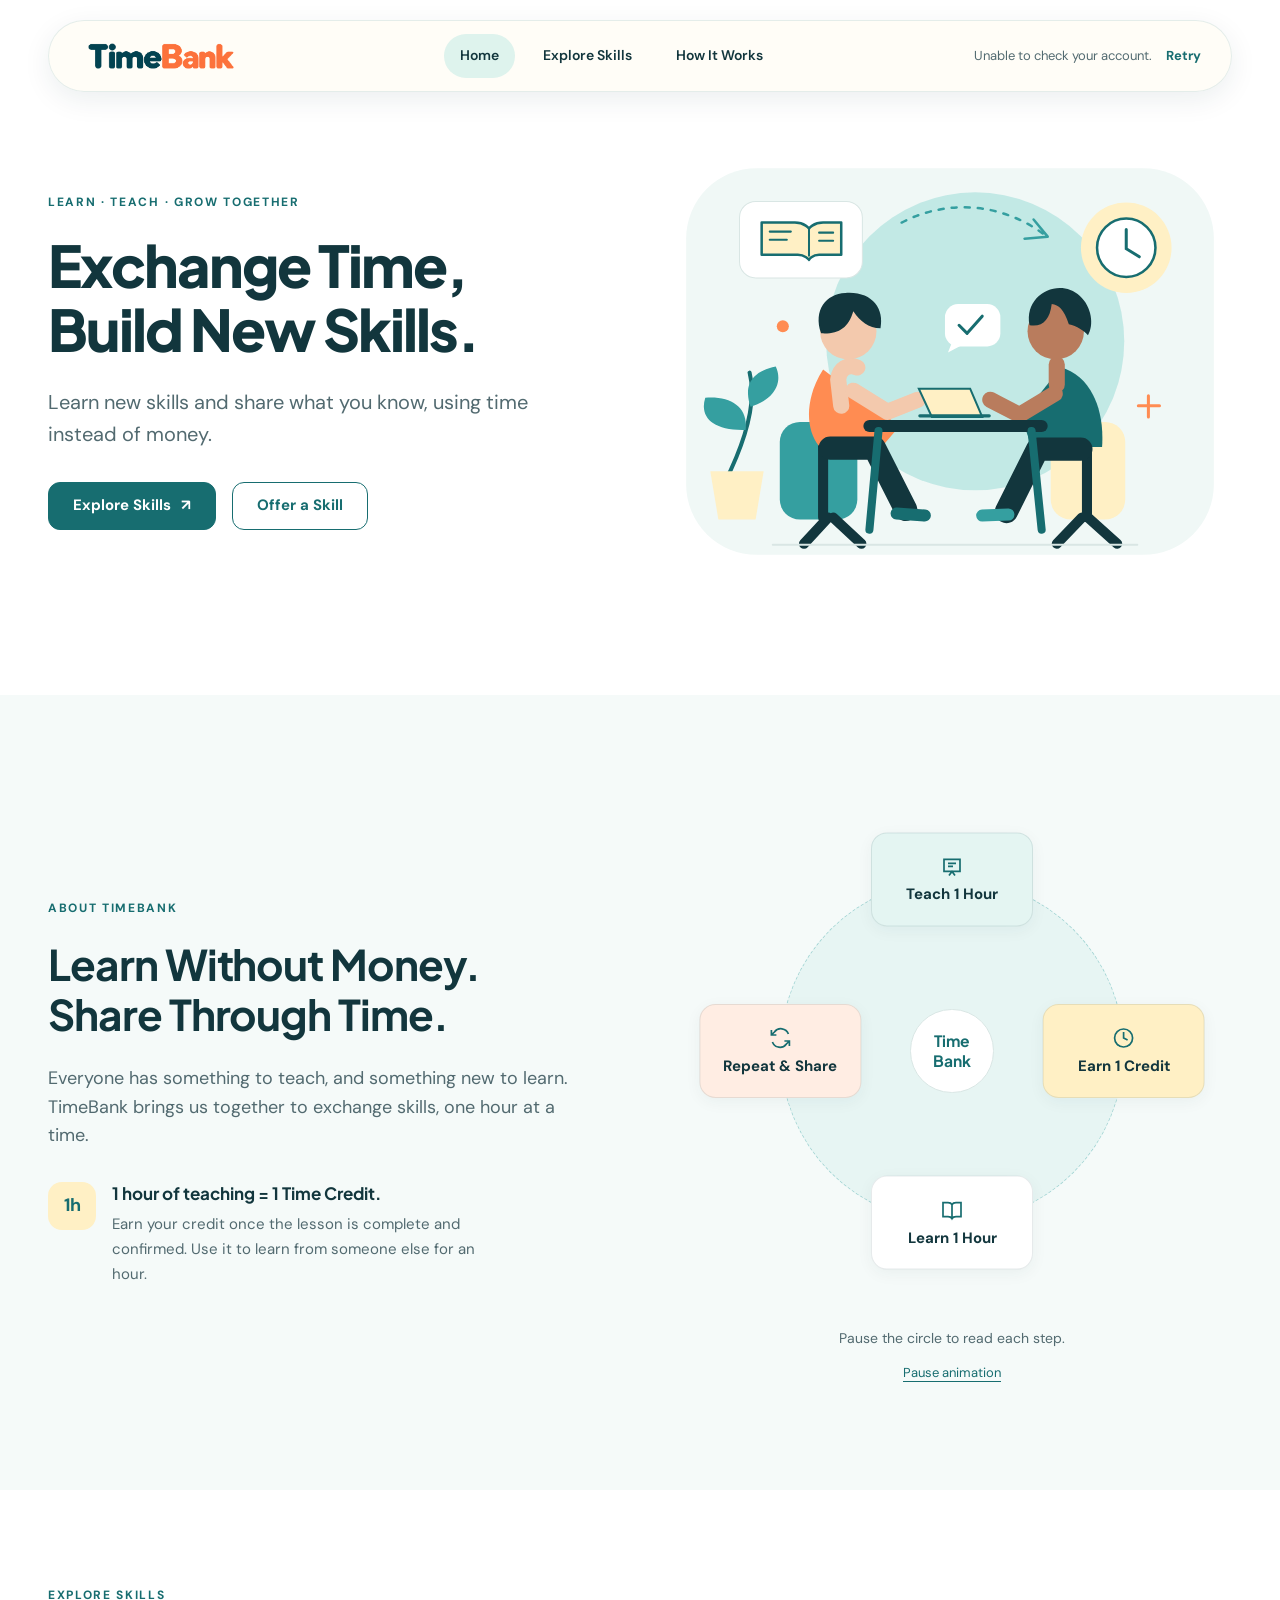
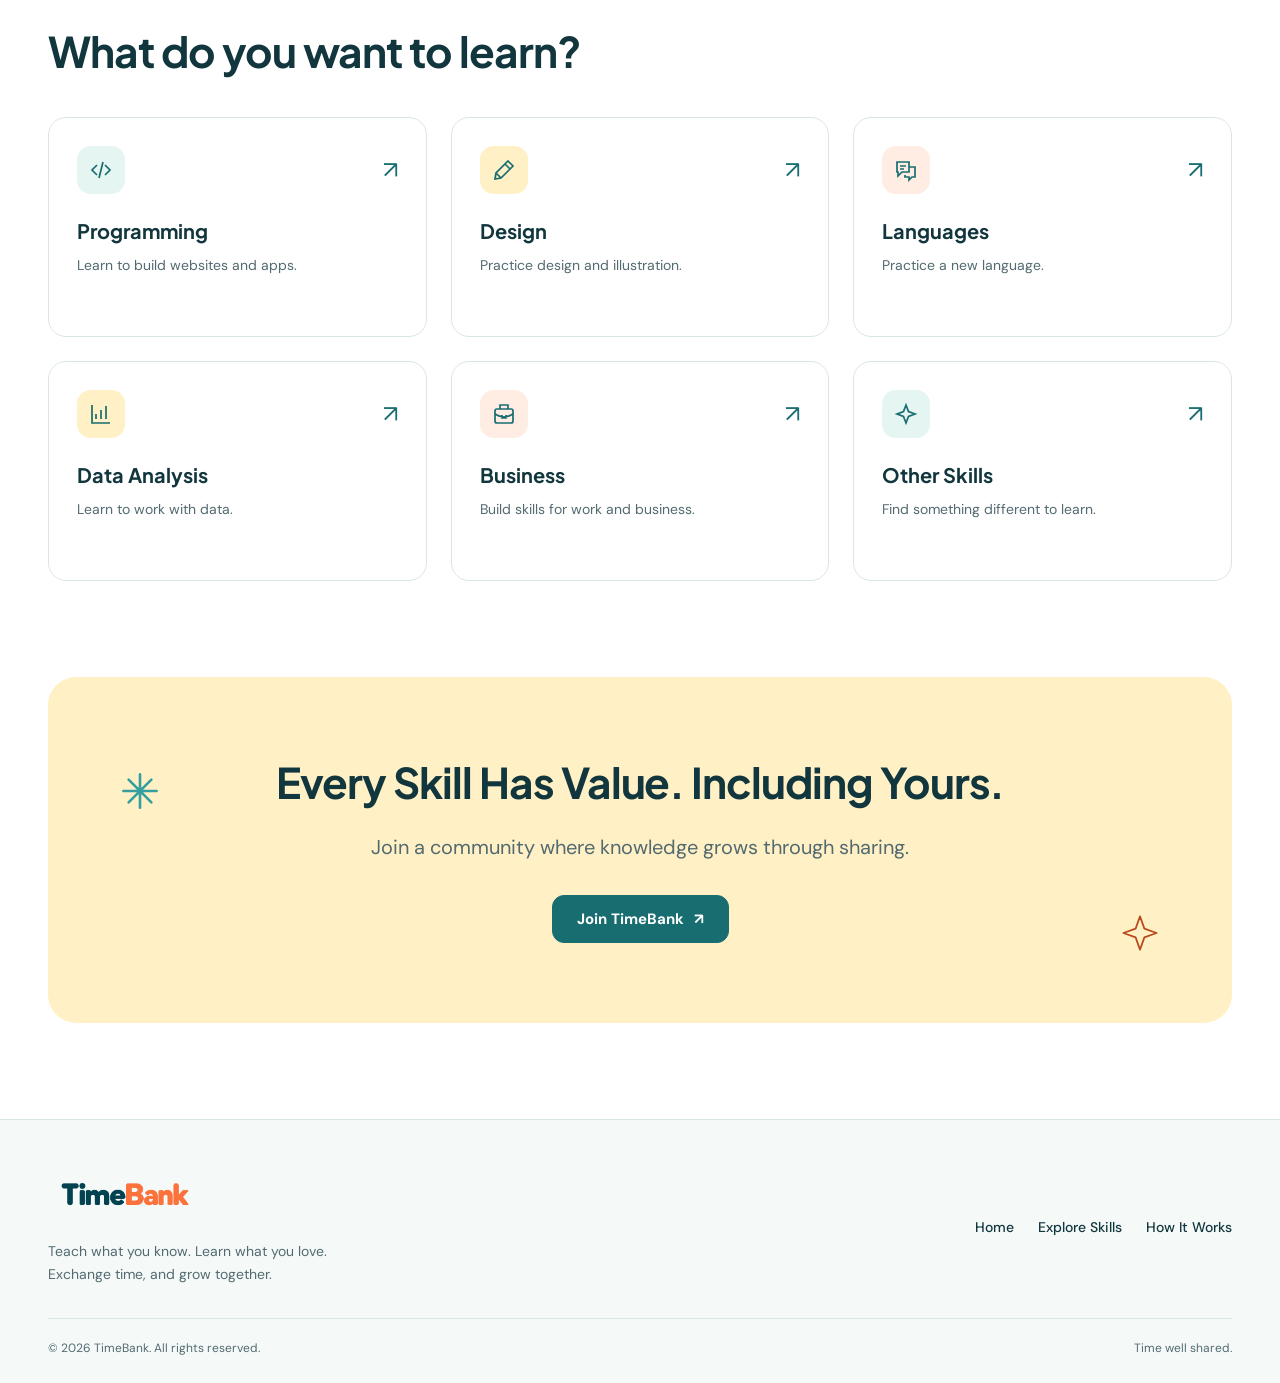
<file: index.html>
<!DOCTYPE html>
<html lang="en">
<head>
    <meta charset="UTF-8" />
    <meta name="viewport" content="width=device-width, initial-scale=1.0" />
    <title>TimeBank | Exchange Time, Build New Skills</title>
    <meta name="description" content="Learn new skills and share what you know, using time instead of money. Discover TimeBank, a community built on sharing." />
    <link rel="icon" href="./Assets/Logo/timebank-icon.png" />
    <link rel="preconnect" href="https://fonts.googleapis.com" />
    <link rel="preconnect" href="https://fonts.gstatic.com" crossorigin />
    <link data-site-fonts href="https://fonts.googleapis.com/css2?family=DM+Sans:wght@400;500;600;700&family=Plus+Jakarta+Sans:wght@600;700;800&display=swap" rel="stylesheet" media="print" />

    <link rel="stylesheet" href="./css/global.css" />
    <link rel="stylesheet" href="./Shared/Navbar/navbar.css?v=20261021-daily-avatar-1" />
    <link rel="stylesheet" href="./Shared/Footer/footer.css" />
    <link rel="stylesheet" href="./Pages/Home/Sections/Hero/hero.css?v=20261021-1" />
    <link rel="stylesheet" href="./Pages/Home/Sections/About/about.css?v=20261021-1" />
    <link rel="stylesheet" href="./Pages/Home/Sections/Explore/explore.css" />
    <link rel="stylesheet" href="./Pages/Home/Sections/CTA/cta.css" />

    <script src="./js/include.js?v=20261021-starter-cancel-1" defer></script>
    <script src="./js/auth.js?v=20261021-1" defer></script>
    <script src="./Shared/Navbar/navbar.js?v=20261021-daily-avatar-1" defer></script>
    <script src="./Pages/Home/Sections/About/about.js" defer></script>
    <script src="./Pages/Home/home.js?v=20261021-1" defer></script>
</head>
<body>
    <a class="site-skip-link" href="#main-content">Skip to content</a>
    <div id="navbar-mount"></div>

    <main id="main-content">
        <div id="hero-mount"></div>
        <div id="about-mount"></div>
        <div id="explore-mount"></div>
        <div id="cta-mount"></div>
    </main>

    <div id="footer-mount"></div>
</body>
</html>
</file>
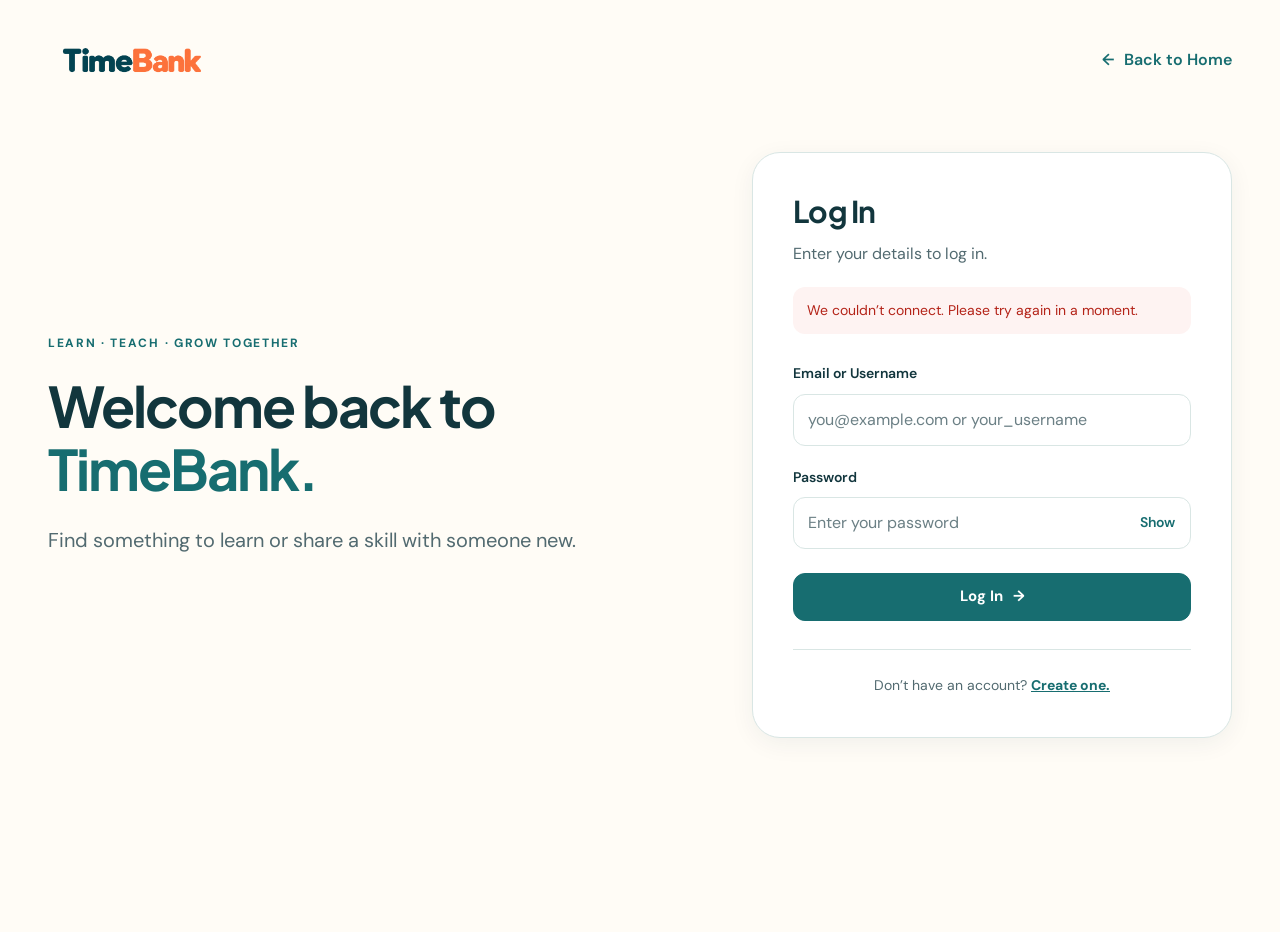
<file: Pages/Auth/Login/index.html>
<!doctype html>
<html lang="en">
<head>
    <meta charset="utf-8">
    <meta name="viewport" content="width=device-width, initial-scale=1">
    <title>Log In — TimeBank</title>
    <link rel="icon" href="../../../Assets/Logo/timebank-icon.png">
    <link rel="preconnect" href="https://fonts.googleapis.com">
    <link rel="preconnect" href="https://fonts.gstatic.com" crossorigin>
    <link data-site-fonts href="https://fonts.googleapis.com/css2?family=DM+Sans:wght@400;500;600;700&family=Plus+Jakarta+Sans:wght@400;500;600;700;800&display=swap" rel="stylesheet" media="print">
    <link rel="stylesheet" href="../../../css/global.css">
    <link rel="stylesheet" href="../auth.css?v=20261021-final-1">
    <script src="../../../js/include.js?v=20261021-starter-cancel-1" defer></script>
    <script src="../../../js/auth.js?v=20261021-1" defer></script>
    <script src="../auth.js?v=20261021-final-1" defer></script>
</head>
<body class="auth-page">
    <header class="auth-header">
        <a href="../../../index.html" data-site-href="index.html#hero" aria-label="TimeBank Home"><img class="auth-logo" src="../../../Assets/Logo/timebank-wordmark-color.png" width="2172" height="724" alt="TimeBank"></a>
        <a class="auth-back" href="../../../index.html" data-site-href="index.html#hero"><span aria-hidden="true">←</span> Back to Home</a>
    </header>
    <main class="site-container auth-layout">
        <section class="auth-intro" aria-labelledby="auth-title">
            <span class="site-eyebrow">Learn · Teach · Grow together</span>
            <h1 id="auth-title">Welcome back to <span class="auth-accent">TimeBank.</span></h1>
            <p class="site-lead">Find something to learn or share a skill with someone new.</p>
        </section>
        <section class="auth-card" aria-labelledby="form-title">
            <h2 id="form-title">Log In</h2>
            <p class="auth-description">Enter your details to log in.</p>
            <div class="auth-message" role="status" aria-live="polite" hidden></div>
            <form class="auth-form" data-auth-form="login" novalidate>
                <div class="auth-field">
                    <label for="identifier">Email or Username</label>
                    <input id="identifier" name="identifier" type="text" autocomplete="username" autocapitalize="none" spellcheck="false" placeholder="you@example.com or your_username" maxlength="190" required aria-describedby="identifier-error">
                    <p class="auth-error" id="identifier-error" hidden></p>
                </div>
                <div class="auth-field">
                    <label for="password">Password</label>
                    <div class="auth-password"><input id="password" name="password" type="password" autocomplete="current-password" placeholder="Enter your password" required aria-describedby="password-error"><button type="button" data-password-toggle="password" aria-label="Show password" aria-pressed="false">Show</button></div>
                    <p class="auth-error" id="password-error" hidden></p>
                </div>
                <button class="site-button auth-submit" type="submit">Log In <span aria-hidden="true">→</span></button>
            </form>
            <p class="auth-switch">Don’t have an account? <a href="../Register/" data-site-href="Pages/Auth/Register/">Create one.</a></p>
            <noscript><p class="auth-help">Enable JavaScript to use this login form.</p></noscript>
        </section>
    </main>
</body>
</html>
</file>
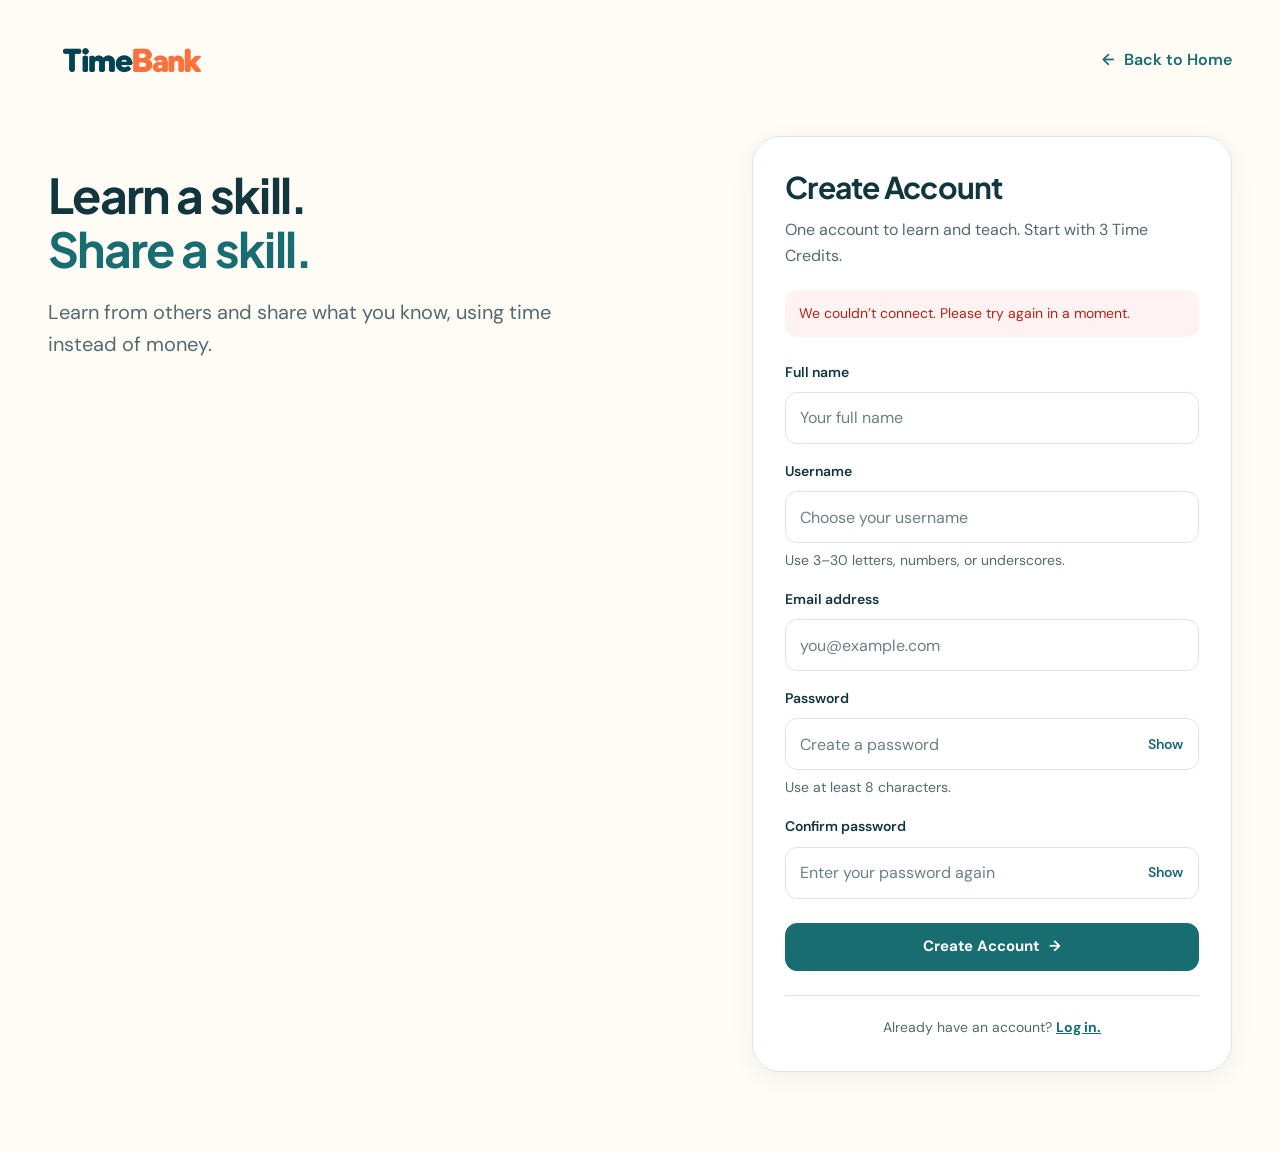
<file: Pages/Auth/Register/index.html>
<!doctype html>
<html lang="en">
<head>
    <meta charset="utf-8">
    <meta name="viewport" content="width=device-width, initial-scale=1">
    <title>Create Account — TimeBank</title>
    <link rel="icon" href="../../../Assets/Logo/timebank-icon.png">
    <link rel="preconnect" href="https://fonts.googleapis.com">
    <link rel="preconnect" href="https://fonts.gstatic.com" crossorigin>
    <link data-site-fonts href="https://fonts.googleapis.com/css2?family=DM+Sans:wght@400;500;600;700&family=Plus+Jakarta+Sans:wght@400;500;600;700;800&display=swap" rel="stylesheet" media="print">
    <link rel="stylesheet" href="../../../css/global.css">
    <link rel="stylesheet" href="../auth.css?v=20261021-final-1">
    <script src="../../../js/include.js?v=20261021-starter-cancel-1" defer></script>
    <script src="../../../js/auth.js?v=20261021-1" defer></script>
    <script src="../auth.js?v=20261021-final-1" defer></script>
</head>
<body class="auth-page auth-page--register">
    <header class="auth-header">
        <a href="../../../index.html" data-site-href="index.html#hero" aria-label="TimeBank Home"><img class="auth-logo" src="../../../Assets/Logo/timebank-wordmark-color.png" width="2172" height="724" alt="TimeBank"></a>
        <a class="auth-back" href="../../../index.html" data-site-href="index.html#hero"><span aria-hidden="true">←</span> Back to Home</a>
    </header>
    <main class="site-container auth-layout">
        <section class="auth-intro" aria-labelledby="auth-title">
            <h1 id="auth-title">Learn a skill.<br><span class="auth-accent">Share a skill.</span></h1>
            <p class="site-lead">Learn from others and share what you know, using time instead of money.</p>
        </section>
        <section class="auth-card" aria-labelledby="form-title">
            <h2 id="form-title">Create Account</h2>
            <p class="auth-description">One account to learn and teach. Start with 3 Time Credits.</p>
            <div class="auth-message" role="status" aria-live="polite" hidden></div>
            <form class="auth-form" data-auth-form="register" novalidate>
                <div class="auth-field"><label for="full_name">Full name</label><input id="full_name" name="full_name" autocomplete="name" placeholder="Your full name" maxlength="120" required aria-describedby="full_name-error"><p class="auth-error" id="full_name-error" hidden></p></div>
                <div class="auth-field"><label for="username">Username</label><input id="username" name="username" type="text" autocomplete="username" autocapitalize="none" spellcheck="false" placeholder="Choose your username" minlength="3" maxlength="30" pattern="[A-Za-z0-9_]{3,30}" required aria-describedby="username-help username-error"><p class="auth-help" id="username-help">Use 3–30 letters, numbers, or underscores.</p><p class="auth-error" id="username-error" hidden></p></div>
                <div class="auth-field"><label for="email">Email address</label><input id="email" name="email" type="email" autocomplete="email" placeholder="you@example.com" maxlength="190" required aria-describedby="email-error"><p class="auth-error" id="email-error" hidden></p></div>
                <div class="auth-field">
                    <label for="password">Password</label>
                    <div class="auth-password"><input id="password" name="password" type="password" autocomplete="new-password" placeholder="Create a password" minlength="8" required aria-describedby="password-help password-error"><button type="button" data-password-toggle="password" aria-label="Show password" aria-pressed="false">Show</button></div>
                    <p class="auth-help" id="password-help">Use at least 8 characters.</p><p class="auth-error" id="password-error" hidden></p>
                </div>
                <div class="auth-field">
                    <label for="confirm_password">Confirm password</label>
                    <div class="auth-password"><input id="confirm_password" name="confirm_password" type="password" autocomplete="new-password" placeholder="Enter your password again" required aria-describedby="confirm_password-error"><button type="button" data-password-toggle="confirm_password" aria-label="Show confirmation password" aria-pressed="false">Show</button></div>
                    <p class="auth-error" id="confirm_password-error" hidden></p>
                </div>
                <button class="site-button auth-submit" type="submit">Create Account <span aria-hidden="true">→</span></button>
            </form>
            <p class="auth-switch">Already have an account? <a href="../Login/" data-site-href="Pages/Auth/Login/">Log in.</a></p>
            <noscript><p class="auth-help">Enable JavaScript to use this registration form.</p></noscript>
        </section>
    </main>
</body>
</html>
</file>
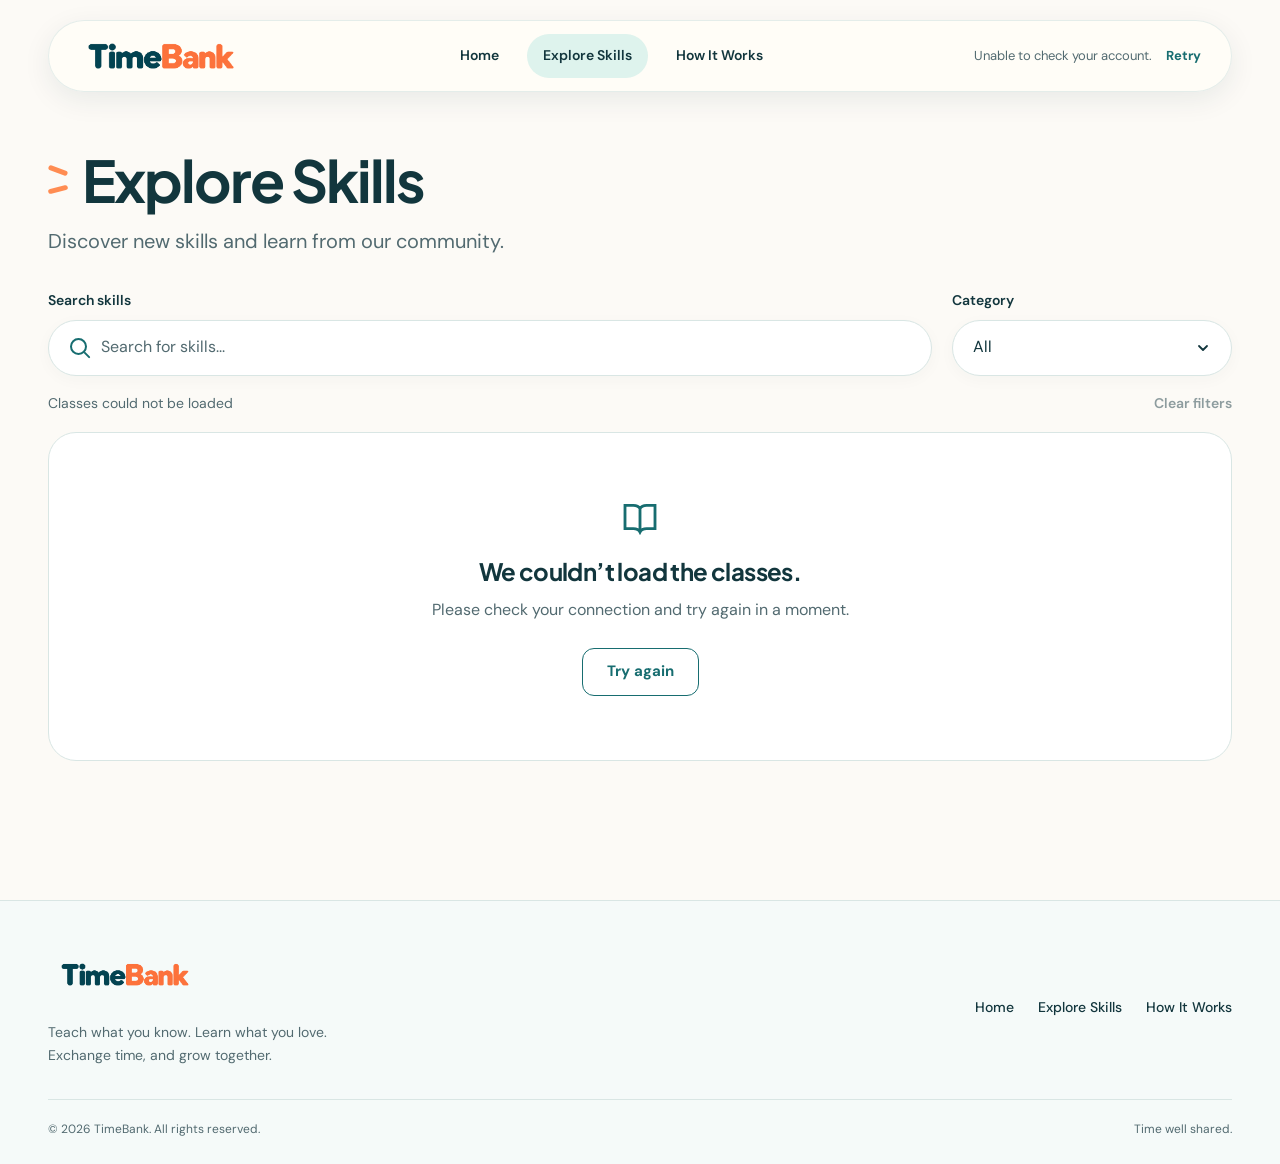
<file: Pages/Explore/explore.html>
<!doctype html>
<html lang="en">
<head>
    <meta charset="utf-8">
    <meta name="viewport" content="width=device-width, initial-scale=1">
    <title>Explore Skills — TimeBank</title>
    <meta name="description" content="Discover new skills and learn from our community. Browse TimeBank classes by keyword and category.">
    <link rel="icon" href="../../Assets/Logo/timebank-icon.png">
    <link rel="preconnect" href="https://fonts.googleapis.com">
    <link rel="preconnect" href="https://fonts.gstatic.com" crossorigin>
    <link id="explore-fonts" data-site-fonts href="https://fonts.googleapis.com/css2?family=DM+Sans:wght@400;500;600;700&family=Plus+Jakarta+Sans:wght@600;700;800&display=swap" rel="stylesheet" media="print">
    <link rel="stylesheet" href="../../css/global.css">
    <link rel="stylesheet" href="../../Shared/Navbar/navbar.css?v=20261021-daily-avatar-1">
    <link rel="stylesheet" href="../../Shared/Footer/footer.css">
    <link rel="stylesheet" href="./explore.css?v=20261021-final-1">
    <script src="../../js/include.js?v=20261021-starter-cancel-1" defer></script>
    <script src="../../js/auth.js?v=20261021-1" defer></script>
    <script src="../../Shared/Navbar/navbar.js?v=20261021-daily-avatar-1" defer></script>
    <script src="./explore.js?v=20261021-final-1" defer></script>
</head>
<body class="explore-page">
    <a class="site-skip-link" href="#main-content">Skip to content</a>
    <div id="navbar-mount"></div>
    <main id="main-content" class="site-container explore-main">
        <header class="explore-header">
            <h1><span class="explore-heading-accent" aria-hidden="true"></span>Explore Skills</h1>
            <p class="site-lead">Discover new skills and learn from our community.</p>
        </header>
        <form class="explore-filters" role="search" aria-label="Search classes">
            <div class="explore-field explore-search-field">
                <label for="explore-search">Search skills</label>
                <div class="explore-search-wrap">
                    <span class="explore-search-icon" aria-hidden="true"></span>
                    <input id="explore-search" name="q" type="search" placeholder="Search for skills..." maxlength="120" autocomplete="off">
                </div>
            </div>
            <div class="explore-field">
                <label for="explore-category">Category</label>
                <select id="explore-category" name="category">
                    <option value="">All</option>
                    <option value="programming">Programming</option>
                    <option value="design">Design</option>
                    <option value="languages">Languages</option>
                    <option value="data-analysis">Data Analysis</option>
                    <option value="business">Business</option>
                    <option value="other-skills">Others</option>
                </select>
            </div>
        </form>
        <div class="explore-results-bar">
            <p id="explore-results-count" role="status" aria-live="polite" aria-atomic="true">Loading classes…</p>
            <button class="explore-clear" type="button" disabled>Clear filters</button>
        </div>
        <section class="explore-catalog" aria-label="Classes" aria-busy="true">
            <div class="explore-grid" id="explore-grid"></div>
            <div class="explore-state" id="explore-state">
                <img class="explore-state-icon" src="../../Assets/Icons/learn.svg" width="40" height="40" alt="">
                <h2 id="explore-state-title">Loading classes…</h2>
                <p id="explore-state-description">Getting the latest classes.</p>
                <button class="site-button site-button--secondary explore-retry" type="button" hidden>Try again</button>
            </div>
        </section>
        <noscript><p class="explore-noscript">Enable JavaScript to search and browse classes.</p></noscript>
    </main>
    <dialog class="explore-booking-dialog" id="explore-booking" aria-labelledby="booking-title">
        <div class="explore-booking-heading"><h2 id="booking-title">Join Class</h2><button type="button" data-close-booking aria-label="Close class booking">×</button></div>
        <p data-booking-class></p><p class="explore-booking-help">Choose a time for a private lesson. All times are in Jakarta time (WIB).</p>
        <form id="explore-booking-form">
            <p class="explore-booking-message" data-booking-message role="status" hidden></p>
            <button class="site-button site-button--secondary" type="button" data-retry-booking hidden>Refresh Times</button>
            <label for="booking-time">Teaching time</label>
            <select id="booking-time" name="availability_id" required disabled><option value="">Loading times…</option></select>
            <p class="explore-booking-help" data-booking-cost></p>
            <p class="explore-booking-help">Your credits are reserved when you join and sent to the tutor after you confirm the session is complete.</p>
            <div class="explore-booking-actions"><button class="site-button" type="submit" disabled>Join Class</button><button class="site-button site-button--secondary" type="button" data-close-booking>Go Back</button></div>
        </form>
    </dialog>
    <div id="footer-mount"></div>
    <!-- Local catalog snapshot: start -->
    <script type="application/json" id="explore-local-catalog">{"offerings":[]}</script>
    <!-- Local catalog snapshot: end -->
</body>
</html>
</file>
<file: css/global.css>
﻿:root {
    --foreground: #1f2937;
    --placeholder: #f3f4f6;
    --border: #d1d5db;
    --background: #ffffff;
    --brand-aqua: #8ad6d1;
    --brand-teal: #359fa0;
    --brand-cream: #fff0c5;
    --brand-coral: #ff8c52;
    --color-text: #12363d;
    --color-text-muted: #526a70;
    --color-primary-action: #176d70;
    --color-primary-action-hover: #12595c;
    --color-background: #ffffff;
    --color-surface-soft: #f5faf9;
    --color-border: #d9e6e4;
    --color-focus: #176d70;
    --font-heading: 'Plus Jakarta Sans', Arial, Helvetica, sans-serif;
    --font-body: 'DM Sans', Arial, Helvetica, sans-serif;
    --space-1: 4px;
    --space-2: 8px;
    --space-3: 12px;
    --space-4: 16px;
    --space-6: 24px;
    --space-8: 32px;
    --space-12: 48px;
    --space-16: 64px;
    --space-24: 96px;
    --radius-control: 12px;
    --radius-card: 18px;
    --radius-panel: 28px;
    --radius-pill: 999px;
    --shadow-card: 0 6px 24px rgb(18 54 61 / 6%);
    --shadow-navbar: 0 10px 30px rgb(18 54 61 / 10%);
    --layout-max-width: 1200px;
    --page-gutter: 48px;
    --navbar-gap: 20px;
    --navbar-height: 72px;
    --anchor-offset: 112px;
    --motion-fast: 180ms;
    --motion-normal: 240ms;
    --motion-ease: cubic-bezier(0.2, 0.8, 0.2, 1);
}
* { box-sizing: border-box; }
html { scroll-behavior: smooth; scroll-padding-top: var(--anchor-offset); }
body { margin: 0; min-height: 100vh; background: var(--color-background); color: var(--color-text); font: 16px/1.65 var(--font-body); }
button, input { font: inherit; }
button, a { -webkit-tap-highlight-color: transparent; }
img, svg { display: block; max-width: 100%; }
h1, h2, h3, p { margin: 0; }
h1, h2, h3 { font-family: var(--font-heading); }
h1 { font-size: clamp(2.25rem, 4.5vw, 4rem); line-height: 1.12; letter-spacing: -0.035em; }
h2 { font-size: clamp(1.875rem, 3.3vw, 2.75rem); line-height: 1.2; letter-spacing: -0.025em; }
h3 { line-height: 1.3; }
:focus-visible { outline: 3px solid var(--color-focus); outline-offset: 4px; }
::selection { background: var(--brand-aqua); color: var(--color-text); }
.site-container { width: min(var(--layout-max-width), calc(100% - var(--page-gutter) * 2)); margin-inline: auto; }
.site-section { padding-block: var(--space-24); }
.site-eyebrow { display: block; margin-bottom: 20px; color: var(--color-primary-action); font-size: 12px; font-weight: 700; letter-spacing: 0.14em; text-transform: uppercase; }
.site-lead { color: var(--color-text-muted); font-size: clamp(1.125rem, 1.6vw, 1.25rem); line-height: 1.6; }
.site-button { min-height: 48px; display: inline-flex; align-items: center; justify-content: center; gap: 10px; padding: 12px 24px; border: 1px solid var(--color-primary-action); border-radius: var(--radius-control); background: var(--color-primary-action); color: white; font-size: 15px; font-weight: 700; line-height: 1.4; text-decoration: none; cursor: pointer; transition: background var(--motion-fast), box-shadow var(--motion-fast), transform var(--motion-fast); }
.site-button:hover { background: var(--color-primary-action-hover); transform: translateY(-2px); box-shadow: var(--shadow-card); }
.site-button--secondary { background: transparent; color: var(--color-primary-action); }
.site-button--secondary:hover { background: var(--color-surface-soft); }
.site-button svg { width: 18px; height: 18px; }
.site-skip-link { position: fixed; top: 8px; left: 16px; z-index: 1100; padding: 12px 20px; border-radius: 12px; background: white; color: var(--color-primary-action); transform: translateY(-150%); }
.site-skip-link:focus { transform: translateY(0); }
.error-placeholder { padding: 20px; color: #b42318; text-align: center; }
/* Reserve the sticky bar's actual height instead of covering the Hero. */
#navbar-mount { position: sticky; top: var(--navbar-gap); z-index: 1000; min-height: var(--navbar-height); margin-top: var(--navbar-gap); }
@keyframes site-enter { from { opacity: 0; transform: translateY(14px); } to { opacity: 1; transform: translateY(0); } }
@media (max-width: 1023px) { :root { --page-gutter: 32px; --navbar-height: 64px; } .site-section { padding-block: 72px; } }
@media (max-width: 639px) { :root { --page-gutter: 20px; --navbar-gap: 12px; --navbar-height: 60px; --anchor-offset: 96px; } .site-section { padding-block: 56px; } }
@media (prefers-reduced-motion: reduce) {
    html { scroll-behavior: auto; }
    *, *::before, *::after { animation: none !important; transition: none !important; }
}
</file>
<file: Shared/Navbar/navbar.css>
.site-navbar {
    width: min(1280px, calc(100% - var(--page-gutter) * 2));
    min-height: var(--navbar-height);
    margin-inline: auto;
    padding: 0 24px;
    display: flex;
    align-items: center;
    gap: 24px;
    background: rgb(255 253 247 / 97%);
    border: 1px solid rgb(217 230 228 / 70%);
    border-radius: var(--radius-pill);
    box-shadow: 0 8px 28px rgb(18 54 61 / 8%);
    backdrop-filter: blur(12px);
}
.site-navbar [hidden] { display: none !important; }
.site-brand { display: inline-flex; align-items: center; flex-shrink: 0; text-decoration: none; }
.site-logo { width: 176px; height: auto; object-fit: contain; }
.site-navigation { display: flex; flex: 1; min-width: 0; justify-content: space-between; align-items: center; gap: 24px; }
.site-nav-links, .site-nav-actions { display: flex; align-items: center; gap: 12px; }
.site-nav-links { margin-inline: auto; }
.site-nav-link { display: inline-flex; align-items: center; justify-content: center; min-height: 44px; padding: 10px 16px; border-radius: var(--radius-pill); color: var(--color-text); font-size: 14px; font-weight: 600; text-decoration: none; white-space: nowrap; transition: background var(--motion-fast), color var(--motion-fast); }
.site-nav-link:hover { color: var(--color-primary-action); background: rgb(138 214 209 / 14%); }
.site-nav-link[aria-current] { color: var(--color-text); background: rgb(138 214 209 / 28%); }
.site-nav-actions { gap: 16px; }
.site-nav-actions .site-nav-cta { min-height: 44px; padding: 10px 22px; border-radius: var(--radius-pill); border-color: transparent; background: var(--brand-coral); color: var(--color-text); font-size: 14px; white-space: nowrap; }
.site-nav-actions .site-nav-cta:hover { background: #ff9c69; }
[data-public-actions] > .site-nav-link { position: relative; margin-right: 4px; }
[data-public-actions] > .site-nav-link::after { content: ''; position: absolute; right: -10px; width: 1px; height: 24px; background: var(--color-border); }
.site-menu-toggle { display: none; width: 44px; height: 44px; place-items: center; padding: 10px; border: 0; border-radius: 50%; background: rgb(138 214 209 / 18%); color: var(--color-text); cursor: pointer; }
.site-menu-toggle:hover { background: rgb(138 214 209 / 34%); }
.site-menu-toggle img { width: 24px; height: 24px; }
.site-navbar.is-member { gap: 16px; padding-inline: 20px; }
.is-member .site-logo { width: 154px; }
.is-member .site-navigation { gap: 12px; }
[data-member-links] { gap: 4px; }
[data-member-links] .site-nav-link { padding-inline: 12px; }
.site-member-actions { gap: 10px; }
.site-credit-balance { display: flex; align-items: center; gap: 8px; min-height: 44px; padding: 8px 14px; border-radius: var(--radius-pill); background: rgb(138 214 209 / 44%); color: var(--color-text); font-size: 14px; font-weight: 600; white-space: nowrap; }
.site-credit-balance img { width: 22px; height: 22px; flex-shrink: 0; }
.site-wallet { display: grid; place-items: center; width: 44px; height: 44px; flex-shrink: 0; border-radius: 50%; background: rgb(138 214 209 / 26%); }
.site-wallet:hover { background: rgb(138 214 209 / 45%); }
.site-wallet img { width: 23px; height: 23px; }
.site-profile { position: relative; padding-left: 10px; border-left: 1px solid var(--color-border); }
.site-profile-toggle { display: flex; align-items: center; gap: 8px; min-height: 44px; padding: 4px 6px; border: 0; border-radius: var(--radius-pill); color: var(--color-text); background: transparent; cursor: pointer; }
.site-profile-toggle:hover { background: rgb(138 214 209 / 18%); }
.site-profile-avatar { display: grid; place-items: center; width: 36px; height: 36px; flex-shrink: 0; border-radius: 50%; background: var(--color-primary-action); color: white; font-weight: 700; }
.site-profile-avatar { overflow: hidden; }
.site-avatar-image { display: block; width: 100%; height: 100%; object-fit: cover; border-radius: inherit; }
.site-profile-name { max-width: 92px; overflow: hidden; white-space: nowrap; text-overflow: ellipsis; font-size: 14px; font-weight: 600; }
.site-profile-chevron { width: 16px; height: 16px; flex-shrink: 0; transition: transform var(--motion-fast); }
.site-profile-toggle[aria-expanded="true"] .site-profile-chevron { transform: rotate(180deg); }
.site-profile-links { position: absolute; right: 0; top: calc(100% + 12px); z-index: 1; min-width: 210px; padding: 8px; border: 1px solid var(--color-border); border-radius: 16px; background: #fffdf7; box-shadow: var(--shadow-navbar); }
.site-profile-links a, .site-logout { width: 100%; display: flex; align-items: center; min-height: 44px; padding: 10px 12px; border: 0; border-radius: 8px; background: transparent; color: var(--color-text); text-decoration: none; font-size: 14px; text-align: left; cursor: pointer; }
.site-profile-links a:hover, .site-logout:hover { background: var(--color-surface-soft); }
.site-logout { color: #b42318; border-top: 1px solid var(--color-border); border-radius: 0 0 8px 8px; }
.site-auth-status { display: flex; align-items: center; gap: 8px; font-size: 13px; color: var(--color-text-muted); }
.site-auth-retry { border: 0; background: transparent; color: var(--color-primary-action); font-weight: 700; cursor: pointer; min-height: 44px; padding: 6px; }
/* Member navigation has more controls; collapse it before labels get squeezed. */
@media (max-width: 1279px) {
    .site-navbar.is-member { display: grid; grid-template-columns: 1fr auto; gap: 0; padding-inline: 18px; border-radius: 32px; }
    .is-member .site-brand { min-height: calc(var(--navbar-height) - 2px); }
    .is-member .site-menu-toggle { display: grid; }
    .is-member .site-navigation { grid-column: 1 / -1; display: none; max-height: calc(100svh - var(--navbar-height) - var(--navbar-gap) * 2 - 16px); overflow-y: auto; padding: 8px 4px 20px; }
    .is-member.is-open .site-navigation { display: flex; flex-direction: column; align-items: stretch; animation: site-enter 180ms var(--motion-ease); }
    .is-member .site-nav-links { margin: 0; flex-direction: column; align-items: stretch; gap: 4px; }
    .is-member .site-nav-link { justify-content: flex-start; }
    .site-member-actions { display: grid; grid-template-columns: 1fr auto; gap: 12px; padding-top: 16px; margin-top: 12px; border-top: 1px solid var(--color-border); }
    .site-credit-balance { width: fit-content; }
    .site-profile { grid-column: 1 / -1; padding: 12px 0 0; border-left: 0; border-top: 1px solid var(--color-border); }
    .site-profile-toggle { width: 100%; }
    .site-profile-name { max-width: none; flex: 1; min-width: 0; text-align: left; }
    .site-profile-links { position: static; margin-top: 8px; min-width: 0; box-shadow: none; }
}
@media (max-width: 1023px) {
    .site-navbar { display: grid; grid-template-columns: 1fr auto; gap: 0; padding-inline: 18px; border-radius: 32px; }
    .site-brand { min-height: calc(var(--navbar-height) - 2px); }
    .site-logo, .is-member .site-logo { width: 144px; }
    .site-menu-toggle { display: grid; }
    .site-navigation { grid-column: 1 / -1; display: none; max-height: calc(100svh - var(--navbar-height) - var(--navbar-gap) * 2 - 16px); overflow-y: auto; padding: 8px 4px 20px; }
    .site-navbar.is-open .site-navigation { display: flex; flex-direction: column; align-items: stretch; animation: site-enter 180ms var(--motion-ease); }
    .site-nav-links { margin: 0; flex-direction: column; align-items: stretch; gap: 4px; }
    .site-nav-link { justify-content: flex-start; padding-inline: 12px; }
    [data-public-actions] { justify-content: space-between; gap: 12px; padding-top: 16px; margin-top: 12px; border-top: 1px solid var(--color-border); }
    [data-public-actions] > .site-nav-link::after { display: none; }
    .site-auth-status { padding: 12px; }
}
@media (min-width: 1024px) and (max-width: 1199px) {
    .site-navbar:not(.is-member) { padding-inline: 16px; gap: 12px; }
    .site-navbar:not(.is-member) .site-logo { width: 154px; }
    .site-navbar:not(.is-member) .site-nav-links { gap: 4px; }
    .site-navbar:not(.is-member) .site-nav-link { padding-inline: 12px; }
}
@media (max-width: 639px) {
    .site-logo, .is-member .site-logo { width: 132px; }
    .site-navbar, .site-navbar.is-member { padding-inline: 14px; }
}
</file>
<file: Shared/Footer/footer.css>
﻿.site-footer { padding-block: 48px 24px; border-top: 1px solid var(--color-border); background: var(--color-surface-soft); }
.footer-main { display: flex; align-items: center; justify-content: space-between; gap: 32px; }
.footer-brand a { display: inline-block; }
.footer-logo { width: 154px; height: auto; }
.footer-brand p { margin-top: 12px; color: var(--color-text-muted); font-size: 14px; }
.footer-links { display: flex; flex-wrap: wrap; gap: 24px; }
.footer-links a { display: inline-flex; align-items: center; min-height: 44px; color: var(--color-text); font-size: 14px; font-weight: 500; text-decoration: none; }
.footer-links a:hover { color: var(--color-primary-action); text-decoration: underline; text-underline-offset: 5px; }
.footer-bottom { display: flex; justify-content: space-between; gap: 16px; margin-top: 32px; padding-top: 20px; border-top: 1px solid var(--color-border); color: var(--color-text-muted); font-size: 12px; }
@media (max-width: 639px) { .site-footer { padding-top: 32px; } .footer-main { flex-direction: column; align-items: flex-start; gap: 20px; } .footer-links { gap: 20px; } .footer-bottom { flex-direction: column; gap: 8px; } }
</file>
<file: Pages/Home/Sections/Hero/hero.css>
﻿.hero-section { padding-block: 48px 112px; }
.hero-layout { display: grid; grid-template-columns: minmax(0, 1fr) minmax(0, 1fr); align-items: center; gap: 56px; }
.hero-copy { min-width: 0; animation: site-enter 400ms var(--motion-ease) both; }
.hero-copy h1 { max-width: 16ch; font-weight: 800; }
.hero-copy .site-lead { max-width: 39ch; margin-top: 24px; }
.hero-actions { display: flex; flex-wrap: wrap; gap: 16px; margin-top: 32px; }
.hero-art { min-width: 0; animation: site-enter 400ms 80ms var(--motion-ease) both; }
.hero-illustration { width: 100%; height: auto; }
@media (max-width: 1023px) { .hero-section { padding-block: 40px 72px; } .hero-layout { grid-template-columns: 1fr; gap: 40px; } .hero-copy { max-width: 620px; } .hero-copy h1 { max-width: 16ch; } .hero-art { width: min(100%, 560px); margin-inline: auto; } }
@media (max-width: 639px) { .hero-section { padding-block: 32px 56px; } .hero-layout { gap: 28px; } .hero-copy h1 { max-width: 13ch; } .hero-copy .site-lead { margin-top: 20px; } .hero-actions { gap: 12px; margin-top: 24px; } .hero-actions .site-button { padding-inline: 18px; } }
</file>
<file: Pages/Home/Sections/About/about.css>
.about-section {
    background: var(--color-surface-soft);
}

.about-layout {
    display: grid;
    grid-template-columns: minmax(0, 1fr) minmax(0, 1fr);
    align-items: center;
    gap: 64px;
}

.about-copy .site-lead {
    margin-top: 24px;
    font-size: 18px;
    max-width: 44ch;
}

.about-credit-note {
    margin-top: 32px;
    display: flex;
    align-items: flex-start;
    gap: 16px;
}

.about-credit-symbol {
    flex-shrink: 0;
    display: grid;
    place-items: center;
    width: 48px;
    height: 48px;
    border-radius: 14px;
    background: var(--brand-cream);
    color: var(--color-primary-action);
    font-size: 18px;
    font-weight: 700;
}

.about-credit-note h3 {
    margin-bottom: 8px;
    font-size: 17px;
}

.about-credit-note p {
    max-width: 40ch;
    color: var(--color-text-muted);
    font-size: 15px;
}

.about-visual {
    min-width: 0;
    /* A stationary frame contains transform scroll bounds, with extra room
       for shadows. The moving orbit itself has no clipping boundary. */
    margin: -16px;
    padding: 16px;
    overflow: hidden;
}

.about-diagram {
    --about-card-width: clamp(86px, 31cqi, 162px);
    --about-card-height: clamp(76px, 18cqi, 96px);
    --about-radius: 33cqi;
    position: relative;
    width: min(100%, 520px);
    aspect-ratio: 1;
    margin-inline: auto;
    container-type: inline-size;
    isolation: isolate;
    border-radius: var(--radius-panel);
    /* No clipping: every card and its text remain visible during the orbit. */
    overflow: visible;
}

.about-orbit-track {
    position: absolute;
    inset: 17%;
    border: 1px dashed rgb(53 159 160 / 38%);
    border-radius: 50%;
    background: rgb(138 214 209 / 13%);
}

.about-center {
    position: absolute;
    z-index: 2;
    left: 42%;
    top: 42%;
    width: 16%;
    height: 16%;
    display: grid;
    place-items: center;
    border-radius: 50%;
    background: white;
    border: 1px solid var(--color-border);
    color: var(--color-primary-action);
    text-align: center;
    font-family: var(--font-heading);
    font-size: clamp(12px, 3cqi, 16px);
    font-weight: 700;
    line-height: 1.3;
}

/* A zero-sized parent rotates around the exact center. There is no invisible
   rotating rectangle to create scrollbars or require an overflow mask. */
.about-orbit {
    position: absolute;
    z-index: 1;
    left: 50%;
    top: 50%;
    width: 0;
    height: 0;
    list-style: none;
    margin: 0;
    padding: 0;
    transform-origin: 0 0;
    animation: about-orbit-clockwise 18s linear infinite;
}

.about-orbit-position {
    position: absolute;
    left: 0;
    top: 0;
    width: 0;
    height: 0;
}

.about-orbit-position--teach {
    transform: translateY(calc(-1 * var(--about-radius)));
}

.about-orbit-position--earn {
    transform: translateX(var(--about-radius));
}

.about-orbit-position--learn {
    transform: translateY(var(--about-radius));
}

.about-orbit-position--repeat {
    transform: translateX(calc(-1 * var(--about-radius)));
}

.about-card {
    position: absolute;
    left: calc(var(--about-card-width) / -2);
    top: calc(var(--about-card-height) / -2);
    width: var(--about-card-width);
    height: var(--about-card-height);
    display: flex;
    flex-direction: column;
    align-items: center;
    justify-content: center;
    gap: clamp(4px, 1.4cqi, 8px);
    padding: clamp(4px, 1.4cqi, 8px);
    border: 1px solid rgb(18 54 61 / 10%);
    border-radius: 16px;
    color: var(--color-text);
    background: white;
    box-shadow: 0 4px 16px rgb(18 54 61 / 5%);
    transform-origin: center;
    animation: about-card-upright 18s linear infinite;
}

.about-card span {
    display: block;
    max-width: 100%;
    color: var(--color-text);
    text-align: center;
    font-size: clamp(14px, 3cqi, 15px);
    font-weight: 700;
    line-height: 1.25;
}

.about-card img {
    flex-shrink: 0;
    width: clamp(18px, 5cqi, 24px);
    height: clamp(18px, 5cqi, 24px);
    color: var(--color-primary-action);
}

.about-card--teach { background: #e4f5f2; }
.about-card--earn { background: var(--brand-cream); }
.about-card--repeat { background: #ffede3; }

.about-diagram:hover .about-orbit,
.about-diagram:hover .about-card,
.about-diagram:focus-within .about-orbit,
.about-diagram:focus-within .about-card,
.about-visual.is-paused .about-orbit,
.about-visual.is-paused .about-card {
    animation-play-state: paused;
}

.about-motion-controls {
    margin-top: 16px;
    text-align: center;
}

.about-motion-controls p {
    color: var(--color-text-muted);
    font-size: 14px;
}

.about-motion-toggle {
    min-height: 44px;
    padding: 8px 12px;
    border: 0;
    border-radius: 8px;
    background: transparent;
    color: var(--color-primary-action);
    font-size: 13px;
    text-decoration: underline;
    text-underline-offset: 4px;
    cursor: pointer;
}

.about-motion-toggle:hover { background: rgb(138 214 209 / 20%); }
.about-motion-toggle:disabled { cursor: default; text-decoration: none; color: var(--color-text-muted); }

@keyframes about-orbit-clockwise {
    from { transform: rotate(0deg); }
    to { transform: rotate(360deg); }
}

@keyframes about-card-upright {
    from { transform: rotate(0deg); }
    to { transform: rotate(-360deg); }
}

@media (max-width: 1023px) {
    .about-layout { grid-template-columns: minmax(0, 1fr); gap: 40px; }
    .about-copy { max-width: 620px; }
    .about-diagram { max-width: 480px; }
}

@media (max-width: 639px) {
    .about-layout { gap: 32px; }
    .about-credit-note { gap: 12px; }
    .about-credit-note p { font-size: 14px; }
    .about-motion-controls p { max-width: 30ch; margin-inline: auto; }
}

@media (prefers-reduced-motion: reduce) {
    .about-orbit, .about-card { animation: none; }
}
</file>
<file: Pages/Home/Sections/Explore/explore.css>
.explore-grid { display: grid; grid-template-columns: repeat(3, minmax(0, 1fr)); gap: 24px; margin-top: 40px; }
.explore-card { position: relative; min-height: 220px; padding: 28px; border: 1px solid var(--color-border); border-radius: var(--radius-card); color: var(--color-text); background: white; text-decoration: none; transition: transform var(--motion-normal), border-color var(--motion-normal), box-shadow var(--motion-normal); }
.explore-card:hover { transform: translateY(-2px); border-color: var(--brand-teal); box-shadow: var(--shadow-card); }
.explore-icon { display: grid; place-items: center; width: 48px; height: 48px; margin-bottom: 24px; background: #e4f5f2; color: var(--color-primary-action); border-radius: 14px; }
.explore-icon--cream { background: var(--brand-cream); }
.explore-icon--coral { background: #ffede3; }
.explore-icon img { width: 24px; height: 24px; }
.explore-card h3 { font-size: 20px; padding-right: 24px; }
.explore-card p { max-width: 30ch; margin-top: 10px; color: var(--color-text-muted); font-size: 14px; }
.explore-arrow { position: absolute; right: 28px; top: 32px; color: var(--color-primary-action); font-size: 24px; transition: transform var(--motion-fast); }
.explore-card:hover .explore-arrow { transform: translate(2px, -2px); }
@media (max-width: 1023px) { .explore-grid { grid-template-columns: repeat(2, minmax(0, 1fr)); gap: 20px; } }
@media (max-width: 639px) {
    .explore-grid { grid-template-columns: 1fr; gap: 16px; margin-top: 28px; }
    .explore-card { display: grid; grid-template-columns: 44px minmax(0, 1fr) 20px; align-content: center; column-gap: 16px; row-gap: 8px; min-height: 144px; padding: 20px; }
    .explore-icon { grid-column: 1; grid-row: 1 / 3; align-self: center; width: 44px; height: 44px; margin: 0; }
    .explore-card h3 { grid-column: 2; grid-row: 1; padding: 0; font-size: 18px; }
    .explore-card p { grid-column: 2; grid-row: 2; margin: 0; }
    .explore-arrow { position: static; grid-column: 3; grid-row: 1 / 3; align-self: center; font-size: 22px; }
}
</file>
<file: Pages/Home/Sections/CTA/cta.css>
﻿.cta-section { padding-top: 0; }
.cta-panel { position: relative; padding: 80px 64px; border-radius: var(--radius-panel); background: var(--brand-cream); text-align: center; overflow: hidden; }
.cta-panel h2 { position: relative; z-index: 1; max-width: 25ch; margin-inline: auto; }
.cta-panel .site-lead { position: relative; z-index: 1; margin-top: 24px; }
.cta-panel .site-button { position: relative; z-index: 1; margin-top: 32px; }
.cta-spark { position: absolute; width: 42px; height: 42px; color: var(--brand-teal); transition: transform 300ms var(--motion-ease); }
.cta-spark--left { left: 6%; top: 27%; }
.cta-spark--right { right: 6%; bottom: 20%; color: #b94c1d; }
.cta-panel:hover .cta-spark--left { transform: rotate(15deg); }
.cta-panel:hover .cta-spark--right { transform: rotate(-15deg); }
@media (max-width: 1023px) { .cta-panel { padding: 64px 48px; } .cta-spark { width: 30px; height: 30px; } .cta-spark--left { top: 14%; left: 4%; } .cta-spark--right { right: 4%; bottom: 12%; } }
@media (max-width: 639px) { .cta-panel { padding: 48px 24px; } .cta-panel .site-eyebrow { font-size: 11px; } .cta-panel .site-lead { font-size: 16px; } .cta-spark { display: none; } }
</file>
<file: Pages/Auth/auth.css>
.auth-page { background: #fffcf6; }
.auth-header { width: min(1280px, calc(100% - var(--page-gutter) * 2)); margin: 32px auto 0; display: flex; justify-content: space-between; align-items: center; gap: 20px; }
.auth-logo { width: 168px; height: auto; }
.auth-back { display: inline-flex; align-items: center; gap: 10px; min-height: 44px; color: var(--color-primary-action); font-weight: 600; text-decoration: none; }
.auth-back:hover { text-decoration: underline; }
.auth-layout { display: grid; grid-template-columns: minmax(0, 1fr) minmax(0, 480px); align-items: center; gap: 80px; padding-block: 64px 80px; }
.auth-page--register .auth-layout { align-items: start; gap: 64px; padding-top: 48px; }
.auth-page--register .auth-intro { min-width: 0; padding-top: 32px; }
.auth-page--register .auth-intro h1 { font-size: clamp(36px, 4vw, 48px); }
.auth-page--register .auth-intro > p { max-width: 36ch; margin-top: 20px; }
.auth-page--register .auth-card { min-width: 0; padding: 32px; animation: site-enter 240ms var(--motion-ease) both; }
.auth-page--register .auth-field { margin-top: 16px; }
.auth-page--register .auth-field:first-child { margin-top: 0; }
.auth-page--register .auth-form { margin-top: 24px; }
.auth-page--register .auth-switch { margin-top: 24px; padding-top: 20px; }
.auth-intro h1 { max-width: 12ch; font-size: clamp(36px, 4.4vw, 56px); }
.auth-accent { color: var(--color-primary-action); }
.auth-intro > p { max-width: 40ch; margin-top: 24px; }
.auth-value { margin-top: 48px; padding: 24px; border-left: 3px solid var(--brand-teal); background: rgb(138 214 209 / 12%); border-radius: 0 16px 16px 0; }
.auth-value p { margin-top: 8px; color: var(--color-text-muted); }
.auth-card { padding: 40px; border: 1px solid var(--color-border); border-radius: var(--radius-panel); background: white; box-shadow: var(--shadow-card); }
.auth-card h2 { font-size: 30px; }
.auth-description { margin-top: 12px; color: var(--color-text-muted); }
.auth-form { margin-top: 28px; }
.auth-field { margin-top: 20px; }
.auth-field:first-child { margin-top: 0; }
.auth-field label { display: block; margin-bottom: 8px; font-size: 14px; font-weight: 600; }
.auth-field input { display: block; width: 100%; min-width: 0; height: 52px; padding: 12px 14px; border: 1px solid var(--color-border); border-radius: 12px; color: var(--color-text); background: white; }
.auth-field input:hover { border-color: var(--brand-teal); }
.auth-field input:focus { border-color: var(--color-primary-action); }
.auth-field input { transition: border-color var(--motion-fast), background var(--motion-fast); scroll-margin-block: 24px; }
.auth-field input::placeholder { color: var(--color-text-muted); opacity: .85; }
.auth-field input[aria-invalid="true"] { border-color: #b42318; }
.auth-password { position: relative; }
.auth-password input { padding-right: 72px; }
.auth-password button { position: absolute; right: 4px; top: 4px; height: 44px; min-width: 60px; border: 0; border-radius: 8px; background: transparent; color: var(--color-primary-action); font-size: 14px; font-weight: 600; cursor: pointer; }
.auth-password button:hover { background: var(--color-surface-soft); }
.auth-help, .auth-error { margin-top: 6px; font-size: 14px; }
.auth-help { color: var(--color-text-muted); }
.auth-error { color: #b42318; }
.auth-message { margin-top: 20px; padding: 12px 14px; border-radius: 12px; background: #fef3f2; color: #b42318; font-size: 14px; }
.auth-message.is-success { background: var(--color-surface-soft); color: var(--color-primary-action); }
.auth-message { scroll-margin-block: 24px; }
.auth-message.is-info { background: var(--color-surface-soft); color: var(--color-text); }
.auth-server-link { display: inline-flex; align-items: center; min-height: 44px; margin-top: 4px; color: var(--color-primary-action); font-weight: 700; }
.auth-message.is-info ~ .auth-form .auth-submit:disabled { cursor: not-allowed; }
.auth-submit { width: 100%; margin-top: 24px; }
.auth-submit:disabled { cursor: wait; opacity: .7; transform: none; }
.auth-switch { margin-top: 28px; padding-top: 24px; border-top: 1px solid var(--color-border); color: var(--color-text-muted); text-align: center; font-size: 14px; }
.auth-switch a { color: var(--color-primary-action); font-weight: 700; }
.auth-page [hidden] { display: none !important; }
@media (max-width: 1023px) { .auth-layout { gap: 40px; grid-template-columns: minmax(0, 1fr) minmax(0, 1.2fr); padding-block: 48px 64px; } .auth-card { padding: 28px; } .auth-intro h1 { font-size: 38px; } }
@media (max-width: 767px) { .auth-header { margin-top: 16px; } .auth-logo { width: 132px; } .auth-back { font-size: 14px; gap: 6px; } .auth-layout { display: flex; flex-direction: column; align-items: stretch; gap: 28px; padding-block: 32px 48px; } .auth-intro h1 { max-width: none; font-size: 32px; } .auth-intro .site-eyebrow { margin-bottom: 12px; } .auth-intro > p { margin-top: 12px; font-size: 16px; } .auth-value { display: none; } .auth-card { padding: 24px; border-radius: 20px; } }
@media (min-width: 768px) and (max-width: 1023px) { .auth-page--register .auth-layout { gap: 32px; padding-top: 40px; } .auth-page--register .auth-card { padding: 24px; } .auth-page--register .auth-intro { padding-top: 24px; } }
@media (max-width: 767px) { .auth-page--register .auth-layout { align-items: stretch; gap: 24px; padding-top: 32px; } .auth-page--register .auth-intro { padding-top: 0; } .auth-page--register .auth-intro h1 { font-size: 32px; } .auth-page--register .auth-card { padding: 24px; } }
@media (max-width: 359px) { .auth-card { padding: 20px; } .auth-logo { width: 116px; } }
@media (max-width: 359px) { .auth-page--register .auth-card { padding: 20px; } }
</file>
<file: Pages/Explore/explore.css>
.explore-page { background: #fcfaf6; }
.explore-main { width: min(1280px, calc(100% - var(--page-gutter) * 2)); padding-block: 56px 72px; min-height: calc(100vh - 92px); }
.explore-header { margin-bottom: 32px; }
.explore-header h1 { display: flex; align-items: center; gap: 14px; margin-bottom: 12px; }
.explore-heading-accent { position: relative; display: block; width: 20px; height: 40px; flex-shrink: 0; }
.explore-heading-accent::before, .explore-heading-accent::after { content: ''; position: absolute; left: 0; width: 20px; height: 5px; border-radius: 3px; background: var(--brand-coral); }
.explore-heading-accent::before { top: 8px; transform: rotate(20deg); }
.explore-heading-accent::after { bottom: 8px; transform: rotate(-14deg); }
.explore-filters { display: grid; grid-template-columns: minmax(0, 1fr) 280px; gap: 20px; }
.explore-field { min-width: 0; }
.explore-field label { display: block; margin-bottom: 8px; font-size: 14px; font-weight: 600; }
.explore-search-wrap { position: relative; }
.explore-field input, .explore-field select { width: 100%; min-height: 56px; padding: 12px 20px; border: 1px solid var(--color-border); border-radius: var(--radius-pill); background-color: white; color: var(--color-text); font: inherit; box-shadow: 0 4px 16px rgb(18 54 61 / 3%); transition: border-color var(--motion-fast), box-shadow var(--motion-fast); }
.explore-field input { padding-left: 52px; }
.explore-field input::placeholder { color: var(--color-text-muted); }
.explore-field input:hover, .explore-field select:hover { border-color: var(--brand-teal); }
.explore-field input:focus, .explore-field select:focus { border-color: var(--color-primary-action); }
.explore-field select { appearance: none; padding-right: 48px; background-image: url('../../Assets/Icons/chevron-down.svg'); background-repeat: no-repeat; background-position: right 20px center; background-size: 16px; cursor: pointer; }
.explore-search-icon { position: absolute; top: 18px; left: 22px; width: 17px; height: 17px; border: 2px solid var(--color-primary-action); border-radius: 50%; pointer-events: none; }
.explore-search-icon::after { content: ''; position: absolute; width: 8px; height: 2px; right: -6px; bottom: -3px; background: var(--color-primary-action); transform: rotate(45deg); border-radius: 2px; }
.explore-results-bar { display: flex; align-items: center; justify-content: space-between; gap: 16px; min-height: 56px; color: var(--color-text-muted); font-size: 14px; }
.explore-clear { min-height: 44px; padding: 8px 0 8px 12px; border: 0; border-radius: 8px; background: transparent; color: var(--color-primary-action); font: inherit; font-weight: 600; cursor: pointer; }
.explore-clear:hover:not(:disabled) { text-decoration: underline; text-underline-offset: 4px; }
.explore-clear:disabled { color: var(--color-text-muted); opacity: .65; cursor: default; }
.explore-grid { display: grid; grid-template-columns: repeat(3, minmax(0, 1fr)); gap: 24px; }
.explore-card { display: flex; flex-direction: column; min-width: 0; padding: 8px; border: 1px solid var(--color-border); border-radius: 20px; background: white; box-shadow: 0 4px 20px rgb(18 54 61 / 3%); transition: transform var(--motion-fast), box-shadow var(--motion-fast), border-color var(--motion-fast); }
.explore-card:hover { transform: translateY(-3px); border-color: var(--brand-aqua); box-shadow: var(--shadow-card); }
.explore-thumbnail { display: grid; place-items: center; height: 150px; flex-shrink: 0; border-radius: 14px; background: #e3f4f3; }
.explore-thumbnail img { width: min(320px, 100%); height: 100%; object-fit: contain; }
.explore-tone-design .explore-thumbnail { background: #eee9fa; }
.explore-tone-languages .explore-thumbnail { background: #ffeadc; }
.explore-tone-data-analysis .explore-thumbnail { background: #e2f3e8; }
.explore-tone-business .explore-thumbnail { background: #fff0c5; }
.explore-tone-other-skills .explore-thumbnail { background: #e7effa; }
.explore-card-body { display: flex; flex: 1; flex-direction: column; padding: 0 14px 12px; }
.explore-category-tag { align-self: flex-start; margin-top: -16px; margin-bottom: 12px; padding: 4px 12px; border: 1px solid rgb(18 54 61 / 6%); border-radius: var(--radius-pill); background: #d4efed; color: var(--color-text); font-size: 12px; font-weight: 600; }
.explore-tone-design .explore-category-tag { background: #e8e0f8; }
.explore-tone-languages .explore-category-tag { background: #ffe0cb; }
.explore-tone-data-analysis .explore-category-tag { background: #d6eddf; }
.explore-tone-business .explore-category-tag { background: #fff0c5; }
.explore-tone-other-skills .explore-category-tag { background: #e0eaf8; }
.explore-card h2 { display: -webkit-box; -webkit-line-clamp: 2; -webkit-box-orient: vertical; overflow: hidden; min-height: 48px; margin-bottom: 6px; font-size: 18px; line-height: 1.35; letter-spacing: -.02em; overflow-wrap: anywhere; }
.explore-card-description { display: -webkit-box; -webkit-line-clamp: 2; -webkit-box-orient: vertical; overflow: hidden; min-height: 46px; margin-bottom: 14px; color: var(--color-text-muted); font-size: 15px; line-height: 1.5; overflow-wrap: anywhere; }
.explore-tutor { display: flex; align-items: center; gap: 10px; margin-top: auto; color: var(--color-text-muted); font-size: 14px; }
.explore-tutor-name { overflow-wrap: anywhere; }
.explore-tutor-avatar { display: grid; place-items: center; flex-shrink: 0; width: 34px; height: 34px; border-radius: 50%; background: var(--color-surface-soft); color: var(--color-primary-action); font-size: 12px; font-weight: 700; }
.explore-tutor-avatar { overflow: hidden; }
.explore-avatar-image { display: block; width: 100%; height: 100%; object-fit: cover; border-radius: inherit; }
.explore-card-meta { display: flex; justify-content: space-between; align-items: center; flex-wrap: wrap; gap: 8px; margin-top: 12px; padding-top: 10px; border-top: 1px solid var(--color-border); color: var(--color-text-muted); font-size: 14px; }
.explore-card-duration { display: inline-flex; align-items: center; gap: 6px; }
.explore-card-duration img { width: 18px; height: 18px; }
.explore-card-cost { display: inline-flex; align-items: center; gap: 6px; color: var(--color-primary-action); font-weight: 600; }
.explore-card-cost img { width: 18px; height: 18px; }
.explore-state { padding: 64px 24px; border: 1px solid var(--color-border); border-radius: var(--radius-panel); background: white; text-align: center; }
.explore-state-icon { margin: 0 auto 20px; }
.explore-state h2 { margin-bottom: 12px; font-size: 24px; }
.explore-state p { max-width: 48ch; margin-inline: auto; color: var(--color-text-muted); }
.explore-retry { margin-top: 24px; }
.explore-catalog [hidden] { display: none !important; }
.explore-noscript { margin-top: 20px; color: var(--color-text-muted); }
.explore-card-action { margin-top: 16px; }
.explore-card-action .site-button { width: 100%; }
.explore-booking-dialog { width: min(520px, calc(100% - 32px)); max-height: calc(100dvh - 32px); margin: auto; padding: 28px; overflow-y: auto; border: 1px solid var(--color-border); border-radius: 24px; color: var(--color-text); background: white; box-shadow: var(--shadow-card); }
.explore-booking-dialog::backdrop { background: rgb(18 54 61 / 35%); }
.explore-booking-heading { display: flex; align-items: center; justify-content: space-between; gap: 16px; margin-bottom: 16px; }
.explore-booking-heading h2 { font-size: 26px; }
.explore-booking-heading button { flex-shrink: 0; width: 44px; height: 44px; border: 0; border-radius: 50%; background: var(--color-surface-soft); color: var(--color-text); font-size: 24px; cursor: pointer; }
.explore-booking-dialog [data-booking-class] { overflow-wrap: anywhere; font-weight: 700; }
.explore-booking-help { margin-block: 12px; color: var(--color-text-muted); font-size: 14px; }
.explore-booking-dialog label { display: block; margin-block: 20px 8px; font-weight: 600; }
.explore-booking-dialog select { display: block; width: 100%; min-width: 0; min-height: 50px; padding: 12px; border: 1px solid var(--color-border); border-radius: 12px; color: var(--color-text); background: white; font: inherit; }
.explore-booking-actions { display: flex; flex-wrap: wrap; gap: 12px; margin-top: 24px; }
.explore-booking-actions .site-button { flex: 1 1 140px; }
.explore-booking-dialog [data-retry-booking] { margin-top: 12px; }
.explore-booking-message { margin-top: 16px; padding: 12px; border-radius: 12px; background: var(--color-surface-soft); font-size: 14px; }
.explore-page button:disabled { opacity: .65; cursor: not-allowed; transform: none; }
.explore-booking-dialog [hidden] { display: none !important; }
@media (max-width: 1023px) {
    .explore-main { padding-block: 48px 64px; }
    .explore-filters { grid-template-columns: minmax(0, 1fr) 220px; gap: 16px; }
    .explore-grid { grid-template-columns: repeat(2, minmax(0, 1fr)); gap: 20px; }
}
@media (max-width: 639px) {
    .explore-main { padding-block: 40px 56px; }
    .explore-header { margin-bottom: 28px; }
    .explore-filters { grid-template-columns: minmax(0, 1fr); gap: 16px; }
    .explore-grid { grid-template-columns: minmax(0, 1fr); gap: 20px; }
    .explore-state { padding: 48px 20px; }
    .explore-state h2 { font-size: 22px; }
}
</file>
